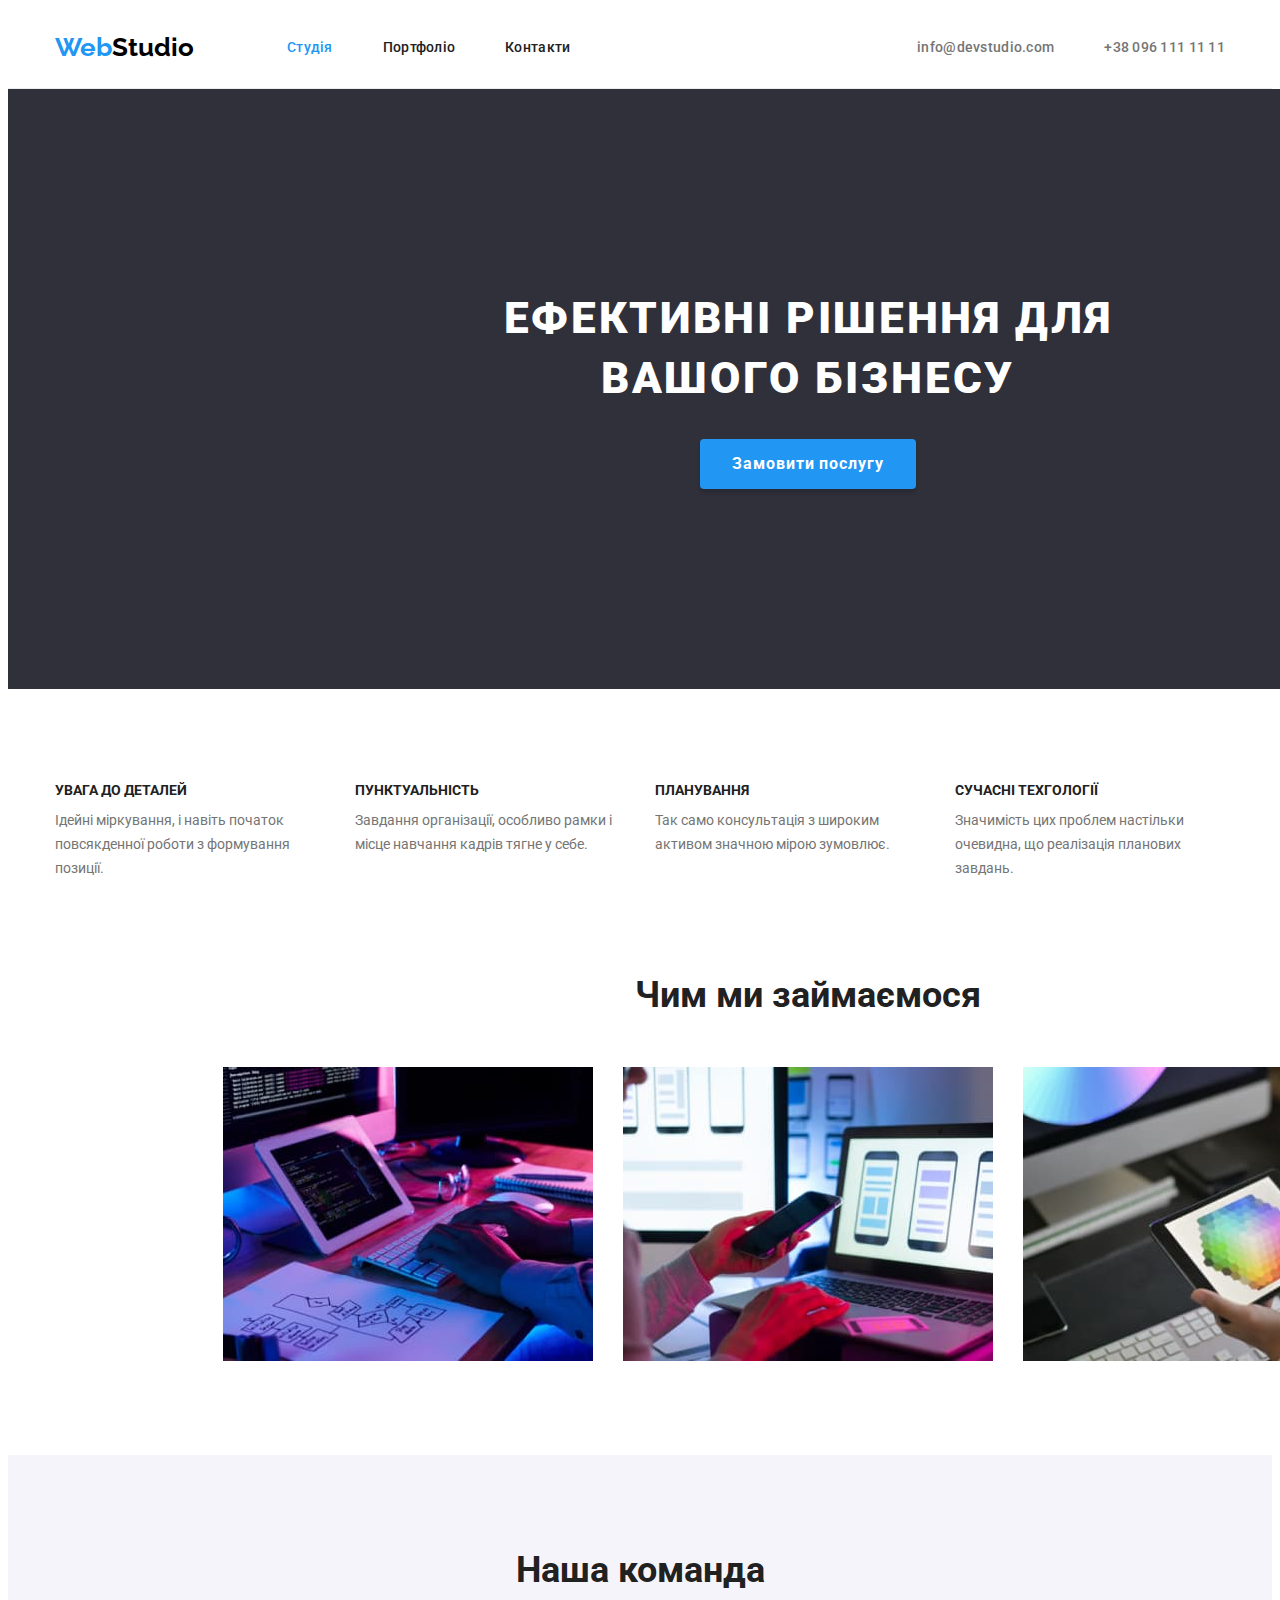
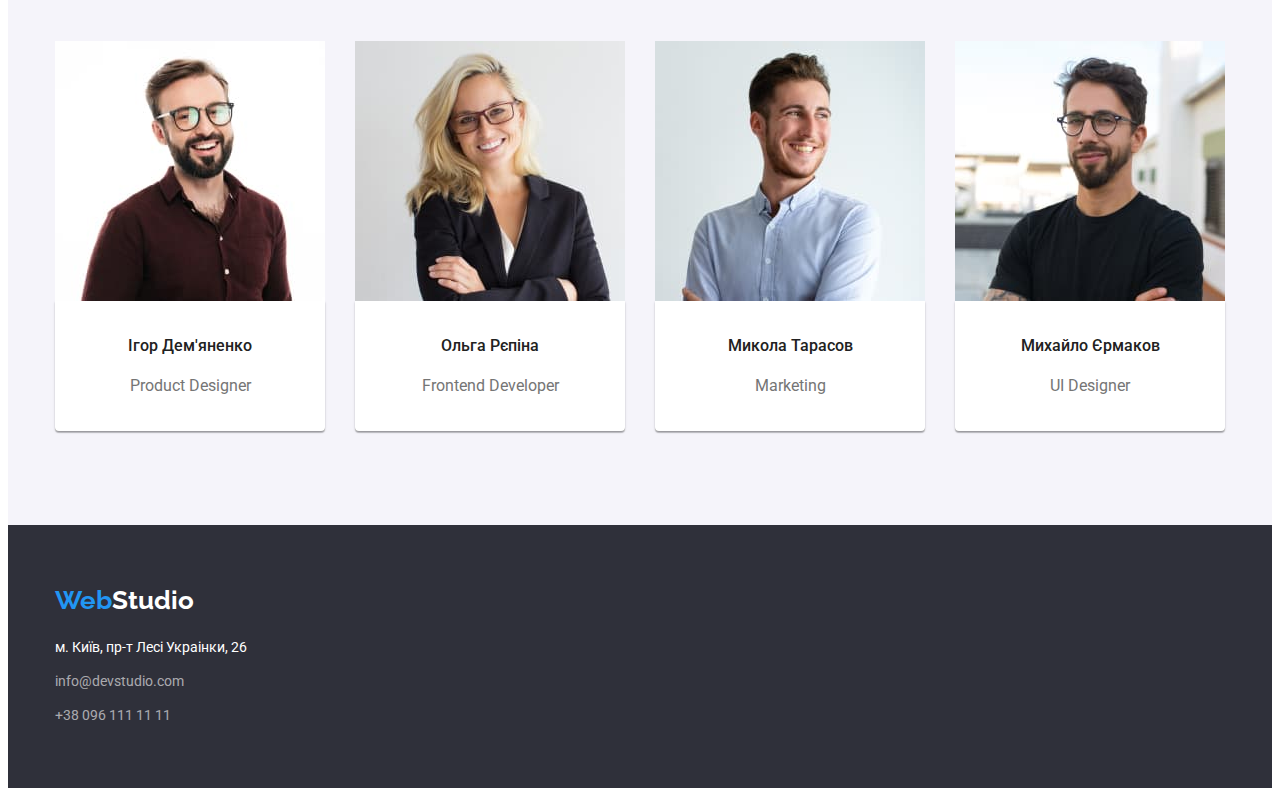
<file: index.html>
<!DOCTYPE html>
<html lang="uk">
  <head>
    <meta charset="UTF-8" />
    <meta http-equiv="X-UA-Compatible" content="IE=edge" />
    <meta name="viewport" content="width=device-width, initial-scale=1.0" />
    <title lang="en">WebStudio</title>
    <link rel="preconnect" href="https://fonts.googleapis.com" />
    <link rel="preconnect" href="https://fonts.gstatic.com" crossorigin />
    <link
      href="https://fonts.googleapis.com/css2?family=Raleway:wght@700&family=Roboto:wght@400;500;700;900&display=swap"
      rel="stylesheet"
    />
    <link
      rel="stylesheet"
      href="https://cdnjs.cloudflare.com/ajax/libs/modern-normalize/1.1.0/modern-normalize.min.css"
      integrity="sha512-wpPYUAdjBVSE4KJnH1VR1HeZfpl1ub8YT/NKx4PuQ5NmX2tKuGu6U/JRp5y+Y8XG2tV+wKQpNHVUX03MfMFn9Q=="
      crossorigin="anonymous"
      referrerpolicy="no-referrer"
    />
    <link rel="stylesheet" href="./css/styles.css" />
  </head>

  <body>
    <header class="nav-section header">
      <div class="container header-container">
        <nav class="text header-nav-list">
          <a href="./index.html" lang="en" class="text prime-logo heder-logo">
            Web<span class="secondary-logo">Studio</span>
          </a>
          <ul class="list header-list">
            <li class="header-nav-item">
              <a href="./index.html" class="text anhor current">Студія </a>
            </li>
            <li class="header-nav-item">
              <a href="./portfolio.html" class="text anhor"> Портфоліо </a>
            </li>
            <li class="header-nav-item"><a href="#" class="text anhor"> Контакти </a></li>
          </ul>
        </nav>

        <ul class="list header-list-addres">
          <li class="header-nav-item">
            <a href="mailto:info@devstudio.com" class="text adress">info@devstudio.com</a>
          </li>
          <li class="header-nav-item">
            <a href="tel:+380961111111" class="text adress">+38 096 111 11 11</a>
          </li>
        </ul>
      </div>
    </header>

    <main>
      <section class="hero-section">
        <div class="hero-section-container">
          <h1 class="title">Ефективні рішення для вашого бізнесу</h1>
          <button type="button" class="hero-button">Замовити послугу</button>
        </div>
      </section>

      <section class="section">
        <div class="container">
          <h2 class="visually-hidden">Переваги компанії</h2>
          <ul class="list benefits-list">
            <li>
              <h3 class="benefits-title">Увага до деталей</h3>
              <p class="benefits-paragraph">
                Ідейні міркування, і навіть початок повсякденної роботи з формування позиції.
              </p>
            </li>
            <li>
              <h3 class="benefits-title">Пунктуальність</h3>
              <p class="benefits-paragraph">
                Завдання організації, особливо рамки і місце навчання кадрів тягне у себе.
              </p>
            </li>
            <li>
              <h3 class="benefits-title">Планування</h3>
              <p class="benefits-paragraph">
                Так само консультація з широким активом значною мірою зумовлює.
              </p>
            </li>
            <li>
              <h3 class="benefits-title">Сучасні техгології</h3>
              <p class="benefits-paragraph">
                Значимість цих проблем настільки очевидна, що реалізація планових завдань.
              </p>
            </li>
          </ul>
        </div>
      </section>

      <section class="tasks-section">
        <div class="container">
          <h2 class="tasks-title">Чим ми займаємося</h2>
          <ul class="list tasks-section-list">
            <li>
              <img
                src="./images/workingcomputer.jpg"
                alt="офісний працівник працює з комп'ютером"
                width="370"
              />
            </li>
            <li>
              <img
                src="./images/workingtelephone.jpg"
                alt="офісний працівник працює з мобільним телефоном"
                width="370"
              />
            </li>
            <li>
              <img
                src="./images/workingtablet.jpg"
                alt="офісний працівник працює з планшетом"
                width="370"
              />
            </li>
          </ul>
        </div>
      </section>

      <section class="team-section section">
        <div class="container">
          <h2 class="title">Наша команда</h2>
          <ul class="list team-section-list">
            <li class="person">
              <img src="./images/demyanenko.jpg" alt="Ігор Дем'яненко" width="270" />
              <div class="team-section-item">
                <h3 class="secondary-title">Ігор Дем'яненко</h3>
                <p lang="en">Product Designer</p>
              </div>
            </li>
            <li class="person">
              <img src="./images/repina.jpg" alt="Ольга Рєпіна" width="270" />
              <div class="team-section-item">
                <h3 class="secondary-title">Ольга Рєпіна</h3>
                <p lang="en">Frontend Developer</p>
              </div>
            </li>
            <li class="person">
              <img src="./images/tarasov.jpg" alt="Микола Тарасов" width="270" />
              <div class="team-section-item">
                <h3 class="secondary-title">Микола Тарасов</h3>
                <p lang="en">Marketing</p>
              </div>
            </li>
            <li class="person">
              <img src="./images/ermakov.jpg" alt="Михайло Єрмаков" width="270" />
              <div class="team-section-item">
                <h3 class="secondary-title">Михайло Єрмаков</h3>
                <p lang="en">UI Designer</p>
              </div>
            </li>
          </ul>
        </div>
      </section>
    </main>

    <footer class="footer">
      <div class="footer-container">
        <a href="./index.html" lang="en" class="text prime-logo footer-logo">
          Web<span class="third-logo">Studio</span>
        </a>

        <address>
          <ul class="list ">
            <li class="footer-address-item">
              <a
                href="https://goo.gl/maps/CPtrU1FHBa2aNyZL9"
                target="_blank"
                rel="noreferrer noopener nofollow"
                class="text adress-link"
                >м. Київ, пр-т Лесі Украінки, 26</a
              >
            </li>
            <li class="footer-address-item">
              <a href="mailto:info@devstudio.com" class="text secondary-adress"
                >info@devstudio.com</a
              >
            </li>
            <li class="footer-address-item"><a href="tel:+380961111111" class="text secondary-adress">+38 096 111 11 11</a></li>
          </ul>
        </address>
      </div>
    </footer>
  </body>
</html>
</file>
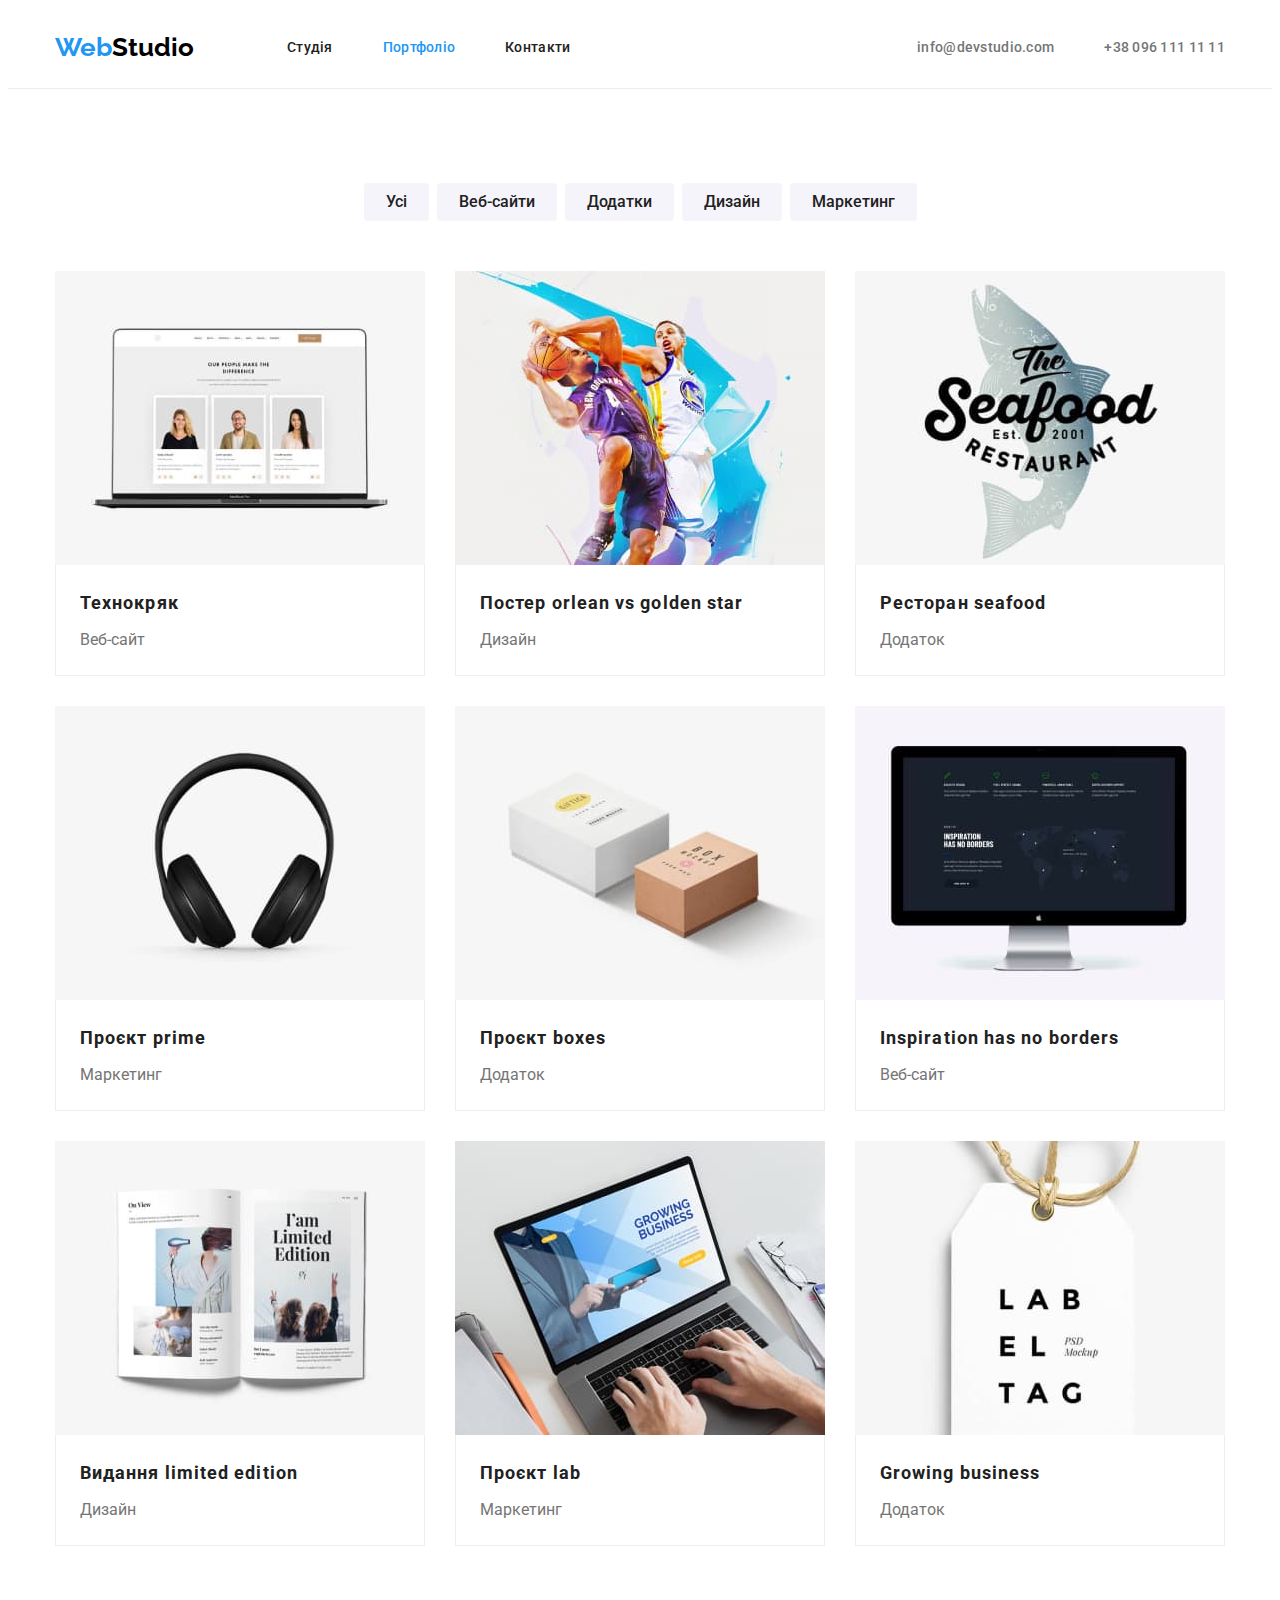
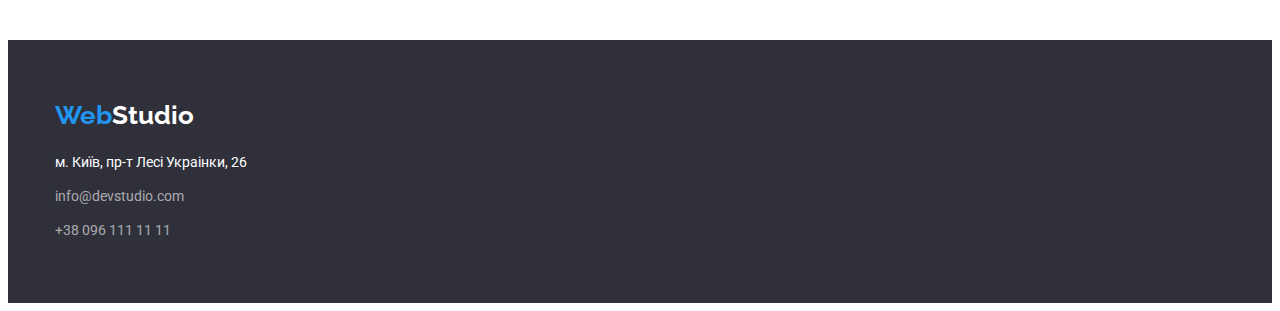
<file: portfolio.html>
<!DOCTYPE html>
<html lang="uk">
  <head>
    <meta charset="UTF-8" />
    <meta http-equiv="X-UA-Compatible" content="IE=edge" />
    <meta name="viewport" content="width=device-width, initial-scale=1.0" />
    <title lang="en">WebStudio</title>
    <link rel="preconnect" href="https://fonts.googleapis.com" />
    <link rel="preconnect" href="https://fonts.gstatic.com" crossorigin />
    <link
      href="https://fonts.googleapis.com/css2?family=Raleway:wght@700&family=Roboto:wght@400;500;700;900&display=swap"
      rel="stylesheet"
    />
    <link
      rel="stylesheet"
      href="https://cdnjs.cloudflare.com/ajax/libs/modern-normalize/1.1.0/modern-normalize.min.css"
      integrity="sha512-wpPYUAdjBVSE4KJnH1VR1HeZfpl1ub8YT/NKx4PuQ5NmX2tKuGu6U/JRp5y+Y8XG2tV+wKQpNHVUX03MfMFn9Q=="
      crossorigin="anonymous"
      referrerpolicy="no-referrer"
    />
    <link rel="stylesheet" href="./css/styles.css" />
  </head>

  <body>
    <header class="nav-section header">
      <div class="container header-container">
        <nav class="text header-nav-list">
          <a href="./index.html" lang="en" class="text prime-logo heder-logo">
            Web<span class="secondary-logo">Studio</span>
          </a>
          <ul class="list header-list">
            <li class="header-nav-item">
              <a href="./index.html" class="text anhor ">Студія </a>
            </li>
            <li class="header-nav-item">
              <a href="./portfolio.html" class="text anhor current"> Портфоліо </a>
            </li>
            <li class="header-nav-item"><a href="#" class="text anhor"> Контакти </a></li>
          </ul>
        </nav>

        <ul class="list header-list-addres">
          <li class="header-nav-item">
            <a href="mailto:info@devstudio.com" class="text adress">info@devstudio.com</a>
          </li>
          <li class="header-nav-item">
            <a href="tel:+380961111111" class="text adress">+38 096 111 11 11</a>
          </li>
        </ul>
      </div>
    </header>

    <main>
      <section class="porfolio-section">
        <div class="container">
          <h1 class="visually-hidden">Продукти компанії</h1>
          <ul class="list porfolio-list">
            <li><button type="button" class="porfolio-button">Усі</button></li>
            <li><button type="button" class="porfolio-button">Веб-сайти</button></li>
            <li><button type="button" class="porfolio-button">Додатки</button></li>
            <li><button type="button" class="porfolio-button">Дизайн</button></li>
            <li><button type="button" class="porfolio-button">Маркетинг</button></li>
          </ul>
          <ul class="list porfolio-project">
            <li class="porfolio-project-item">
              <a
                href=""
                target="_blank"
                rel="noreferrer noopener nofollow"
                class="text porfolio-anhor"
              >
                <img
                  src="./images/texnocrack.jpg"
                  alt="Екран ноутбуку з зображенням веб-сайту"
                  width="370"
                  height="294"
                />
                <div class="portfolio-item">
                  <h2 class="title">Технокряк</h2>
                  <p class="paragraf">Веб-сайт</p>
                </div>
              </a>
            </li>
            <li class="porfolio-project-item">
              <a
                href=""
                target="_blank"
                rel="noreferrer noopener nofollow"
                class="text porfolio-anhor"
              >
                <img
                  src="./images/orlean.jpg"
                  alt="Два граці в баскетбол змагаються за мяч"
                  width="370"
                  height="294"
                />
                <div class="portfolio-item"><h2 class="title">Постер <span lang="en"> orlean vs golden star</span></h2>
                <p class="paragraf">Дизайн</p></div>
              </a>
            </li>
            <li class="porfolio-project-item">
              <a
                href=""
                target="_blank"
                rel="noreferrer noopener nofollow"
                class="text porfolio-anhor"
              >
                <img src="./images/seafood.jpg" alt="Логотип ресторану" width="370" height="294" />
                <div class="portfolio-item"><h2 class="title">Ресторан <span lang="en">seafood</span></h2>
                <p class="paragraf">Додаток</p></div>
              </a>
            </li>
            <li class="porfolio-project-item">
              <a
                href=""
                target="_blank"
                rel="noreferrer noopener nofollow"
                class="text porfolio-anhor"
              >
                <img src="./images/prime.jpg" alt="Навушники" width="370" height="294" />
                <div class="portfolio-item"><h2 class="title">Проєкт <span lang="en">prime</span></h2>
                <p class="paragraf">Маркетинг</p></div>
              </a>
            </li>
            <li class="porfolio-project-item">
              <a
                href=""
                target="_blank"
                rel="noreferrer noopener nofollow"
                class="text porfolio-anhor"
              >
                <img
                  src="./images/boxes.jpg"
                  alt="Дві картонні коробоки"
                  width="370"
                  height="294"
                />
                <div class="portfolio-item"><h2 class="title">Проєкт <span lang="en">boxes</span></h2>
                <p class="paragraf">Додаток</p></div>
              </a>
            </li>
            <li class="porfolio-project-item">
              <a
                href=""
                target="_blank"
                rel="noreferrer noopener nofollow"
                class="text porfolio-anhor"
              >
                <img
                  src="./images/inspiration.jpg"
                  alt="Монітор комп'ютеру з зображенням веб-сайту"
                  width="370"
                  height="294"
                />
                <div class="portfolio-item"><h2 lang="en" class="title">Inspiration has no borders</h2>
                <p class="paragraf">Веб-сайт</p></div>
              </a>
            </li>
            <li class="porfolio-project-item">
              <a
                href=""
                target="_blank"
                rel="noreferrer noopener nofollow"
                class="text porfolio-anhor"
              >
                <img src="./images/edition.jpg" alt="Розгорнута книга" width="370" height="294" />
                <div class="portfolio-item"><h2 class="title">Видання <span lang="en">limited edition</span></h2>
                <p class="paragraf">Дизайн</p></div>
              </a>
            </li>
            <li class="porfolio-project-item">
              <a
                href=""
                target="_blank"
                rel="noreferrer noopener nofollow"
                class="text porfolio-anhor"
              >
                <img
                  src="./images/growing.jpg"
                  alt="Бірка з назвою компанії"
                  width="370"
                  height="294"
                />
               <div class="portfolio-item"> <h2 class="title">Проєкт <span lang="en">lab</span></h2>
                <p class="paragraf">Маркетинг</p></div>
              </a>
            </li>
            <li class="porfolio-project-item">
              <a
                href=""
                target="_blank"
                rel="noreferrer noopener nofollow"
                class="text porfolio-anhor"
              >
                <img
                  src="./images/lab.jpg"
                  alt="Людина працює на ноутбуці"
                  width="370"
                  height="294"
                />
                <div class="portfolio-item"><h2 lang="en" class="title">Growing business</h2>
                <p class="paragraf">Додаток</p></div>
              </a>
            </li>
          </ul>
        </div>
      </section>
    </main>

    <footer class="footer">
      <div class="footer-container">
        <a href="./index.html" lang="en" class="text prime-logo footer-logo">
          Web<span class="third-logo">Studio</span>
        </a>

        <address>
          <ul class="list">
            <li class="footer-address-item">
              <a
                href="https://goo.gl/maps/CPtrU1FHBa2aNyZL9"
                target="_blank"
                rel="noreferrer noopener nofollow"
                class="text adress-link"
                >м. Київ, пр-т Лесі Украінки, 26</a
              >
            </li>
            <li class="footer-address-item">
              <a href="mailto:info@devstudio.com" class="text secondary-adress"
                >info@devstudio.com</a
              >
            </li>
            <li class="footer-address-item">
              <a href="tel:+380961111111" class="text secondary-adress">+38 096 111 11 11</a>
            </li>
          </ul>
        </address>
      </div>
    </footer>
  </body>
</html>
</file>
<file: css/styles.css>
:root {
  --prime-background-color: #f5f5f5;
  --hero-color: #2f303a;
  --nav-background-color: #ffffff;
  --team-background-color: #f5f4fa;
  --prime-text-color: #757575;
  --secondary-text-color: #212121;
  --prime-logo-color: #2196f3;
  --secondary-logo-color: #000000;
  --bg-color: #2196f3;
  --activ-bg-color: #188ce8;
  --border-header-color: #ececec;
  --border-color: #eeeeee;
  --secondary-adress: rgba(255, 255, 255, 0.6);
}

/* body */
.list {
  list-style: none;
}

.text {
  text-decoration: none;
}

body {
  background-color: var(--nav-background-color);
  color: var(--prime-text-color);
  font-family: Roboto, sans-serif;
  font-size: 14px;
  line-height: 1.71;
}

html {
  box-sizing: border-box;
}

*,
*::before,
*::after {
  box-sizing: inherit;
}

h1,
h2,
h3,
p {
  margin: 0;
}

ul {
  margin: 0;
  padding: 0;
}

img {
  max-width: 100%;
  display: block;
}

.container {
  max-width: 1200px;
  padding: 0 15px;
  margin: 0 auto;
}

.section {
  padding-top: 94px;
  padding-bottom: 94px;
  margin: 0 auto;
}

/* header */

.prime-logo {
  color: var(--prime-logo-color);
  font-family: Raleway, sans-serif;
  font-weight: 700;
  font-size: 26px;
  line-height: 1.19;
}

.secondary-logo {
  color: var(--secondary-logo-color);
}

.third-logo {
  color: var(--nav-background-color);
}

.nav-section .anhor {
  color: var(--secondary-text-color);
  font-style: normal;
  font-weight: 500;
  font-size: 14px;
  line-height: 1.14;
  letter-spacing: 0.02em;
  padding: 32px 0;
  display: block;
}

.nav-section .anhor:hover,
.nav-section .anhor:focus {
  color: var(--prime-logo-color);
}

.nav-section .adress {
  color: var(--prime-text-color);
  font-style: normal;
  font-weight: 500;
  font-size: 14px;
  line-height: 1.14;
  letter-spacing: 0.02em;
  padding: 32px 0;
  display: flex;
}

.nav-section .adress:hover,
.nav-section .adress:focus {
  color: var(--prime-logo-color);
}

.nav-section .current {
  color: var(--bg-color);
}

.header {
  margin: 0 auto;
  border-bottom: 1px solid var(--border-header-color);
}

.header-container {
  display: flex;
  justify-content: space-between;
  align-items: center;
}

.heder-logo {
  padding-top: 24px;
  padding-bottom: 25px;
}

.header-nav-list {
  display: flex;
  align-items: center;
}

.header-list {
  display: flex;
  gap: 50px;
  margin-left: 93px;
}

.header-list-addres {
  display: flex;
  gap: 50px;
}

/* hero sectsion */
.hero-section {
  background-color: var(--hero-color);
  width: 1600px;
  padding: 200px 15px;
  margin: 0 auto;
}

.hero-section-container {
  margin: 0 auto;
}

.hero-section .title {
  color: var(--nav-background-color);
  font-weight: 900;
  font-size: 44px;
  line-height: 1.36;
  width: 696px;
  text-align: center;
  letter-spacing: 0.06em;
  text-transform: uppercase;
  margin: 0 auto;
}

.hero-button {
  background-color: var(--bg-color);
  color: var(--nav-background-color);
  cursor: pointer;
  font-family: inherit;
  font-style: normal;
  font-weight: 700;
  font-size: 16px;
  line-height: 1.88;
  border: none;
  display: block;
  letter-spacing: 0.06em;
  padding: 10px 32px;
  margin: 30px auto 0 auto;
  box-shadow: 0px 4px 4px rgba(0, 0, 0, 0.15);
  border-radius: 4px;
}

.hero-button:hover,
.hero-button:focus {
  background-color: var(--activ-bg-color);
}

/* section benefits */
.visually-hidden {
  position: absolute;
  white-space: nowrap;
  width: 1px;
  height: 1px;
  overflow: hidden;
  border: 0;
  padding: 0;
  clip: rect(0 0 0 0);
  clip-path: inset(50%);
  margin: -1px;
}

.benefits-title {
  color: var(--secondary-text-color);
  font-size: 14px;
  line-height: 1.14;
  text-transform: uppercase;
}

.benefits-list {
  display: flex;
  gap: 30px;
}

.benefits-paragraph {
  max-width: 270px;
  margin-top: 10px;
}

/* section tasks */
.tasks-title {
  color: var(--secondary-text-color);
  font-size: 36px;
  line-height: 1.17;
  text-align: center;
}

.tasks-section {
 width: 1600px;
  padding-bottom: 94px;
  margin: 0 auto;
}

.tasks-section-list {
  display: flex;
  gap: 30px;
  margin-top: 50px;
}
/* team section */
.team-section {
  background-color: var(--team-background-color);
  font-size: 16px;
  line-height: 1.9;
  text-align: center;
  padding-bottom: 94px;
}

.team-section .title {
  color: var(--secondary-text-color);
  font-size: 36px;
  line-height: 1.17;
  text-align: center;
}

.team-section .secondary-title {
  color: var(--secondary-text-color);
  font-weight: 500;
  font-size: 16px;
  line-height: 1.9;
  text-align: center;
  margin-bottom: 10px;
}

.team-section-list {
  display: flex;
  gap: 30px;
  margin-top: 50px;
}

.person {
  background-color: var(--nav-background-color);
}

.team-section-item {
  padding: 30px;
  box-shadow: 0px 1px 3px rgba(0, 0, 0, 0.12), 0px 1px 1px rgba(0, 0, 0, 0.14),
    0px 2px 1px rgba(0, 0, 0, 0.2);
  border-radius: 0px 0px 4px 4px;
}

/* footer */
.footer {
  background-color: var(--hero-color);
  padding-top: 60px;
  padding-bottom: 60px;
}

.footer-container {
  width: 1200px;
  padding: 0 15px;
  margin: 0 auto;
}

.footer-logo {
  display: block;
  margin-bottom: 20px;
}

.footer-address-item:not(:last-child) {
  margin-bottom: 10px;
}

.secondary-adress {
  color: var(--secondary-adress);
  font-style: normal;
}

.adress-link {
  color: var(--nav-background-color);
  font-style: normal;
}

.secondary-adress:hover,
.secondary-adress:focus,
.adress-link:hover,
.adress-link:focus {
  color: var(--prime-logo-color);
}

/* porfolio */

.porfolio-button {
  background-color: var(--team-background-color);
  color: var(--secondary-text-color);
  cursor: pointer;
  font-family: inherit;
  font-style: normal;
  font-weight: 500;
  font-size: 16px;
  line-height: 1.62;
  text-align: center;
  border: none;
  border-radius: 4px;
  display: block;
  padding: 6px 22px;
}

.porfolio-button:hover,
.porfolio-button:focus {
  background-color: var(--bg-color);
  color: var(--nav-background-color);
  box-shadow: 0px 3px 1px rgba(0, 0, 0, 0.1), 0px 1px 2px rgba(0, 0, 0, 0.08),
    0px 2px 2px rgba(0, 0, 0, 0.12);
}

.porfolio-anhor {
  font-style: normal;
}
.porfolio-anhor .title {
  color: var(--secondary-text-color);
  font-size: 18px;
  line-height: 2;
  letter-spacing: 0.06em;
}

.porfolio-anhor .paragraf {
  color: var(--prime-text-color);
  font-size: 16px;
  line-height: 1.88;
  margin-top: 4px;
}

.porfolio-list {
  display: flex;
  gap: 8px;
  justify-content: center;
}

.porfolio-section {
  padding-top: 94px;
  padding-bottom: 94px;
  margin: 0 auto;
}

.porfolio-project {
  display: flex;
  flex-wrap: wrap;
  gap: 30px;
  align-content: stretch;
  margin-top: 50px;
}

.porfolio-project-item {
  max-width: 370px;
}

.portfolio-item {
  padding: 20px 24px;
  border-bottom: 1px solid var(--border-color);
  border-left: 1px solid var(--border-color);
  border-right: 1px solid var(--border-color);
}
</file>
